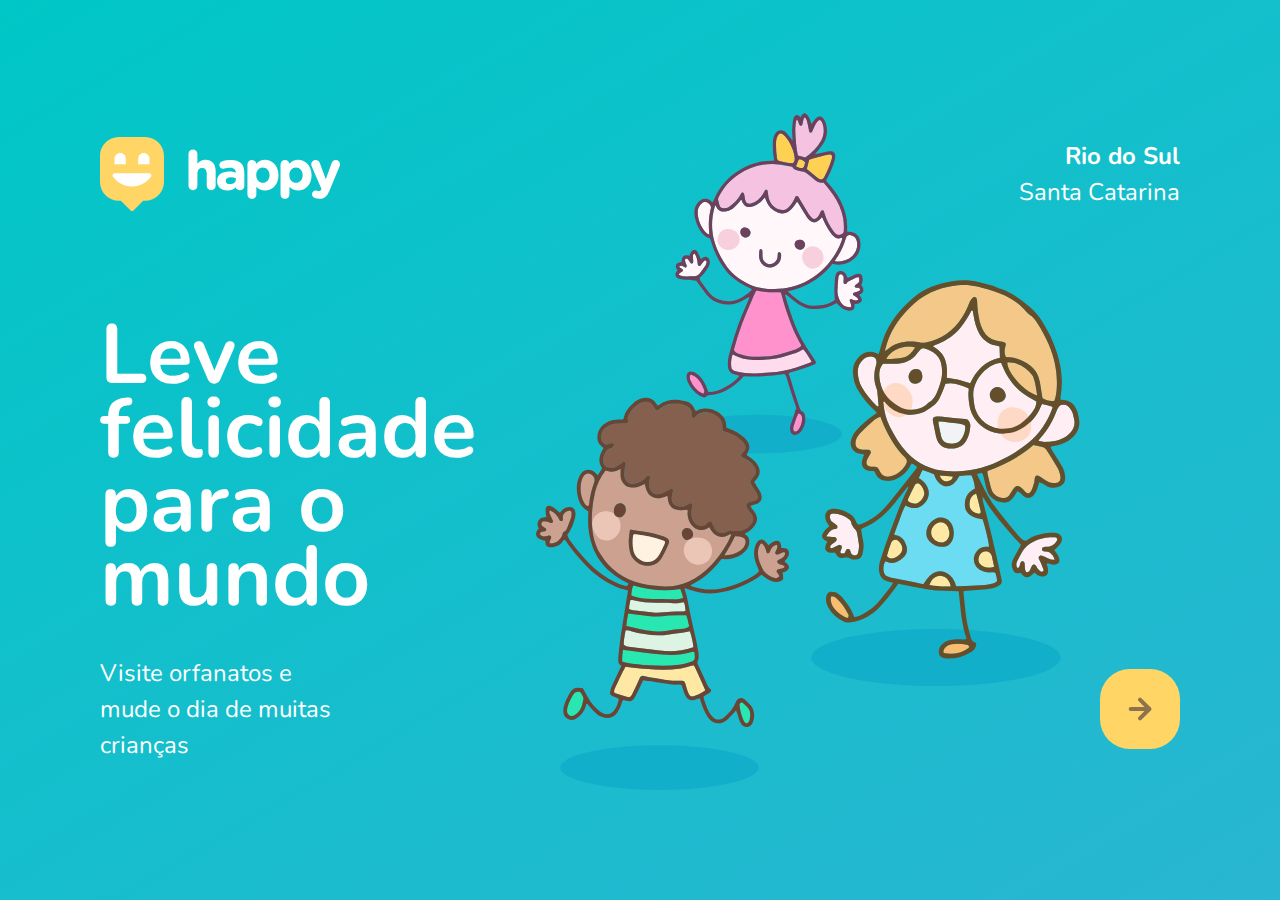
<file: index.html>
<!DOCTYPE html>
<html lang="en">
<head>
    <meta charset="UTF-8">
    <meta name="viewport" content="width=device-width, initial-scale=1.0">
    <title>Happy</title>

    <link rel="icon" href="./public/images/logo-icon.png">

    <link rel="stylesheet" href="./public/css/main.css">
    <link rel="stylesheet" href="./public/css/animations.css">
    <link rel="stylesheet" href="./public/css/page-landind.css">

    <link href="https://fonts.googleapis.com/css2?family=Nunito:wght@400;600;800&display=swap" rel="stylesheet">
</head>

<body>
    <div id="page-landing">
        <div id="container">
            <header>
                <!--CABEÇALHO-->
                <img 
                    class="animate-up"
                    id="logo" 
                    src="./public/images/logo.svg" 
                    alt="logomarca e Happy">
                <div class="location animate-up">
                    <strong>Rio do Sul</strong>
                    <p>Santa Catarina</p>
                </div>
            </header>

            <main>
                <!--Texto Principal-->
                <h1 class="animate-up">Leve felicidade para o mundo</h1>

                <section class="visit">
                    <p class="animate-up">Visite orfanatos e mude o dia de muitas crianças</p>

                    <a href="#" title="Visite orfanatos" class="animate-up">
                        <img src="./public/images/arrow.svg" alt="ir para o mapa">
                    </a>
                </section>
            </main>

        </div>
    </div>





</body>

</html>
</file>
<file: public/css/main.css>
* {
    margin: 0;
    padding: 0;
    box-sizing: border-box;
}

body {
    height: 100vh;
    color: white;
    background: #ebf2f5;
}

:root {
    font-size: 62.5%;
}

body, input, button, textarea {
    font: 400 1.8rem/1 'Nunito', sans-serif ;
}
</file>
<file: public/css/animations.css>
/* Animações */
@keyframes up {
    from {
        opacity: 0;
        transform: translateY(16px);
    }
    to {
        opacity: 1;
        transform: translateY(0);
    }
}

@keyframes right{
    from{
        transform: translateX(-100%);
    }
    to{
        transform: translateX(0);
    }
}

@keyframes appear {
    from {
        opacity: 0;
    }
    to {
        opacity: 1;
    }
}


.animate-up {
    animation-name: up;
    animation-duration: 300ms;
    animation-fill-mode: backwards;
}

.animate-right{
    animation-name: right;
    animation-duration: 300ms;
}

.animate-appear {
    animation-name: appear;
    animation-duration: 300ms;
    animation-fill-mode: backwards;
}
</file>
<file: public/css/page-landind.css>
#page-landing {
    background: linear-gradient(329.54deg, #29b6d1 0%, #00c7c7 100%);

    text-align: center;
    min-height: 100vh;

    display: flex;
    /*align itens */
}

#container {
    margin: auto;

    width: min(90%, 112rem);

}

.location, h1, .visit p {
    height: 16vh;

}

#logo {
    animation-delay: 50ms;
}

.location{
    animation-delay: 100ms;
}

main h1{
    animation-delay: 150ms;
    font-size: clamp(4rem, 8vw, 8.4rem);
}

.visit p {
    animation-delay: 200ms;
}

.visit a {
    width: 8rem;
    height: 8rem;
    background: #ffd666;

    border: none;
    border-radius: 3rem;

    display: flex;
    align-items: center;
    justify-content: center;

    margin: auto;

    transition: background .1s;
    animation-delay: 250ms;
}
.visit a:hover {
    background: #96feff;
}




/* DESKTOP VERSION */

@media (min-width: 760px){
    #container {
        padding: 5rem 2rem;
        /* shorthand background: image repeat position / size */
        background: url("../images/bg.svg")no-repeat 80% /clamp(30rem, 54vw, 56rem) ;
        /* background-position: left center;*/
    }

    header {
        display:  flex;
        align-items: center;
        justify-content: space-between;
    }

    .location, h1, .visit p {
        height: initial;
        text-align: initial;
    }

    .location {
        text-align: right;
        font-size: 2.4rem;
        line-height: 1.5;
    }

    main h1 {
        font-weight: bold;
        line-height: .88;

        margin: clamp(10%, 9vh, 12%) 0 4rem;

        width: min(300px, 80%);
    }

    .visit {
        display: flex;
        align-items: center;
        justify-content: space-between;
    }

    .visit p {
        font-size: 2.4rem;
        line-height: 1.5;
        width: clamp(20rem, 20vw, 30rem);
    }

    .visit a {
        margin: initial;
    }

}
</file>
